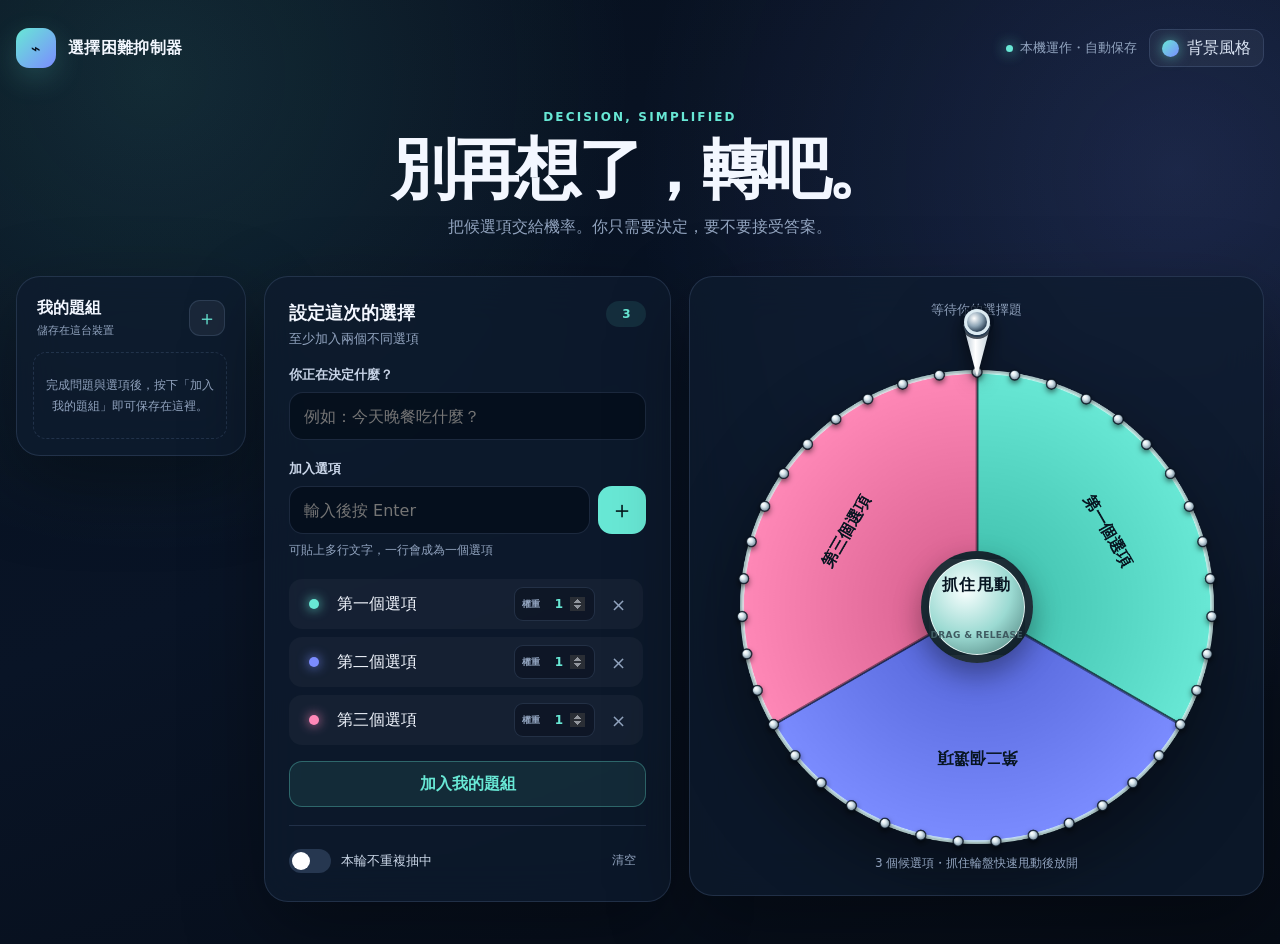
<file: index1.html>
<!doctype html>
<html lang="zh-Hant">
<head>
  <meta charset="utf-8">
  <meta name="viewport" content="width=device-width, initial-scale=1">
  <meta name="theme-color" content="#08111f">
  <title>選擇困難抑制器</title>
  <style>
    :root {
      color-scheme: dark;
      --bg: #07101e;
      --panel: rgba(14, 27, 47, .74);
      --panel-strong: #101f35;
      --line: rgba(166, 199, 255, .14);
      --text: #f3f7ff;
      --muted: #92a4bf;
      --accent: #68e8d5;
      --accent-2: #7b8cff;
      --danger: #ff7692;
      --radius: 24px;
      --shadow: 0 28px 80px rgba(0, 0, 0, .35);
      --scene: radial-gradient(circle at 12% 8%, rgba(104,232,213,.12), transparent 30rem), radial-gradient(circle at 92% 18%, rgba(123,140,255,.16), transparent 34rem), linear-gradient(160deg,#07101e 0%,#091426 48%,#060c16 100%);
      --grid-opacity: .18;
    }
    html[data-style="aurora"] { --bg:#071610; --panel:rgba(10,35,31,.76); --panel-strong:#102d29; --line:rgba(166,255,220,.15); --accent:#79f2b8; --accent-2:#a877ff; --scene:radial-gradient(ellipse at 18% 2%,rgba(83,255,187,.24),transparent 38rem),radial-gradient(ellipse at 83% 10%,rgba(168,119,255,.24),transparent 38rem),linear-gradient(155deg,#061510,#0b1d22 52%,#100c20); }
    html[data-style="neon"] { --bg:#10091c; --panel:rgba(25,12,42,.78); --panel-strong:#25133c; --line:rgba(255,125,224,.17); --accent:#48f4ff; --accent-2:#ff58ca; --scene:linear-gradient(115deg,transparent 45%,rgba(255,55,196,.08) 45.5%,transparent 46%),radial-gradient(circle at 82% 16%,rgba(255,44,191,.28),transparent 28rem),radial-gradient(circle at 12% 72%,rgba(29,218,255,.2),transparent 34rem),linear-gradient(155deg,#080611,#170a26 48%,#070e1c); }
    html[data-style="ember"] { --bg:#1a0e0b; --panel:rgba(45,23,19,.76); --panel-strong:#382019; --line:rgba(255,192,126,.16); --accent:#ffcb72; --accent-2:#ff7468; --scene:radial-gradient(circle at 14% 8%,rgba(255,181,79,.22),transparent 31rem),radial-gradient(circle at 90% 34%,rgba(255,79,94,.18),transparent 36rem),linear-gradient(150deg,#190d09,#25120f 48%,#0c0a11); }
    html[data-style="ocean"] { --bg:#04131b; --panel:rgba(6,34,48,.76); --panel-strong:#0b2a3a; --line:rgba(114,220,255,.16); --accent:#56e6ff; --accent-2:#4c8fff; --scene:radial-gradient(ellipse at 50% -8%,rgba(61,211,255,.23),transparent 38rem),radial-gradient(circle at 6% 75%,rgba(37,113,255,.18),transparent 32rem),linear-gradient(175deg,#041721,#07121e 54%,#030a12); }
    html[data-style="mono"] { --bg:#0c0e12; --panel:rgba(28,30,36,.78); --panel-strong:#24272e; --line:rgba(255,255,255,.12); --accent:#e8edf5; --accent-2:#8994a6; --scene:radial-gradient(circle at 50% 0,rgba(255,255,255,.1),transparent 33rem),linear-gradient(145deg,#0d0f13,#16191f 48%,#08090c); --grid-opacity:.1; }
    * { box-sizing: border-box; }
    html { min-width: 320px; background: var(--bg); }
    body {
      margin: 0;
      min-height: 100vh;
      color: var(--text);
      font-family: Inter, "Noto Sans TC", "Microsoft JhengHei", system-ui, sans-serif;
      background: var(--scene);
      transition: background .45s ease;
      overflow-x: hidden;
    }
    body::before {
      content: "";
      position: fixed;
      inset: 0;
      pointer-events: none;
      opacity: var(--grid-opacity);
      background-image: linear-gradient(rgba(255,255,255,.025) 1px, transparent 1px), linear-gradient(90deg, rgba(255,255,255,.025) 1px, transparent 1px);
      background-size: 38px 38px;
      mask-image: linear-gradient(to bottom, black, transparent 80%);
    }
    button, input, textarea { font: inherit; }
    button { color: inherit; }
    .app { width: min(1380px, calc(100% - 32px)); margin: 0 auto; padding: 28px 0 42px; position: relative; }
    header { display: flex; align-items: center; justify-content: space-between; gap: 16px; margin-bottom: 28px; }
    .brand { display: flex; align-items: center; gap: 12px; font-weight: 800; letter-spacing: .02em; }
    .brand-mark { width: 40px; height: 40px; border-radius: 13px; display: grid; place-items: center; background: linear-gradient(135deg, var(--accent), var(--accent-2)); box-shadow: 0 10px 30px rgba(104,232,213,.2); color: #06111d; }
    .privacy { display: flex; align-items: center; gap: 7px; color: var(--muted); font-size: 13px; }
    .privacy::before { content: ""; width: 7px; height: 7px; border-radius: 50%; background: var(--accent); box-shadow: 0 0 14px var(--accent); }
    .header-actions { display:flex; align-items:center; gap:12px; }
    .style-control { position:relative; z-index:12; }
    .style-toggle { height:38px; display:flex; align-items:center; gap:8px; padding:0 12px; border:1px solid var(--line); border-radius:12px; background:rgba(255,255,255,.05); color:#dce6f5; cursor:pointer; }
    .style-toggle:hover { background:rgba(255,255,255,.09); }
    .style-orb { width:17px; height:17px; border-radius:50%; background:linear-gradient(135deg,var(--accent),var(--accent-2)); box-shadow:0 0 13px color-mix(in srgb,var(--accent) 55%,transparent); }
    .style-picker { position:absolute; right:0; top:48px; width:330px; padding:14px; border:1px solid var(--line); border-radius:18px; background:rgba(8,17,31,.96); box-shadow:0 24px 70px rgba(0,0,0,.55); backdrop-filter:blur(24px); }
    .style-picker[hidden] { display:none; }
    .style-picker-head { display:flex; justify-content:space-between; align-items:center; margin:0 2px 11px; }
    .style-picker-head strong { font-size:13px; }
    .style-picker-head span { color:var(--muted); font-size:10px; }
    .style-grid { display:grid; grid-template-columns:1fr 1fr; gap:8px; }
    .style-option { display:grid; grid-template-columns:42px 1fr; align-items:center; gap:9px; min-width:0; padding:7px; border:1px solid transparent; border-radius:12px; background:rgba(255,255,255,.035); color:#dce6f5; cursor:pointer; text-align:left; }
    .style-option:hover { background:rgba(255,255,255,.075); }
    .style-option.active { border-color:var(--accent); background:rgba(255,255,255,.08); }
    .style-preview { width:42px; height:34px; border-radius:9px; box-shadow:inset 0 0 0 1px rgba(255,255,255,.16); }
    .style-preview.deep { background:radial-gradient(circle at 20% 20%,#3ddbc4,transparent 42%),linear-gradient(135deg,#07101e,#26366d); }
    .style-preview.aurora { background:radial-gradient(circle at 20% 10%,#68f0aa,transparent 45%),linear-gradient(135deg,#071610,#6e45a7); }
    .style-preview.neon { background:radial-gradient(circle at 80% 20%,#ff43c5,transparent 45%),linear-gradient(135deg,#0c0714,#076b82); }
    .style-preview.ember { background:radial-gradient(circle at 18% 15%,#ffc35e,transparent 45%),linear-gradient(135deg,#180c09,#9a2938); }
    .style-preview.ocean { background:radial-gradient(circle at 50% 0,#45daf2,transparent 45%),linear-gradient(150deg,#03131c,#173a86); }
    .style-preview.mono { background:radial-gradient(circle at 50% 0,#8b9099,transparent 45%),linear-gradient(145deg,#08090b,#31353d); }
    .style-name { overflow:hidden; white-space:nowrap; text-overflow:ellipsis; font-size:11px; font-weight:750; }
    .hero { max-width: 760px; margin: 42px auto 34px; text-align: center; }
    .eyebrow { color: var(--accent); font-size: 12px; font-weight: 800; letter-spacing: .18em; text-transform: uppercase; }
    h1 { margin: 12px 0 10px; font-size: clamp(36px, 6vw, 66px); line-height: 1.02; letter-spacing: -.055em; }
    .hero p { margin: 0; color: var(--muted); font-size: 16px; line-height: 1.8; }
    .grid { display: grid; grid-template-columns: 230px minmax(300px, .78fr) minmax(430px, 1.1fr); gap: 18px; align-items: start; }
    .panel { min-width: 0; border: 1px solid var(--line); border-radius: var(--radius); background: var(--panel); box-shadow: var(--shadow); backdrop-filter: blur(20px); }
    .setup { padding: 24px; }
    .presets { padding: 16px; position: sticky; top: 20px; max-height: calc(100vh - 40px); display: flex; flex-direction: column; }
    .presets-head { display: flex; justify-content: space-between; align-items: center; gap: 10px; padding: 5px 4px 14px; }
    .presets-head h2 { margin: 0; font-size: 16px; }
    .presets-head p { margin: 4px 0 0; color: var(--muted); font-size: 11px; }
    .new-preset { width: 36px; height: 36px; flex: none; border: 1px solid var(--line); border-radius: 11px; background: rgba(255,255,255,.055); color: var(--accent); cursor: pointer; font-size: 20px; }
    .preset-list { min-width: 0; max-width: 100%; display: grid; gap: 8px; overflow: auto; padding-right: 2px; }
    .preset-card { display: grid; grid-template-columns: 1fr 30px; align-items: center; gap: 3px; border: 1px solid transparent; border-radius: 14px; background: rgba(255,255,255,.035); transition: .18s; }
    .preset-card:hover { background: rgba(255,255,255,.06); }
    .preset-card.active { border-color: rgba(104,232,213,.42); background: linear-gradient(120deg,rgba(104,232,213,.12),rgba(123,140,255,.08)); }
    .preset-main { min-width: 0; padding: 12px 4px 12px 12px; text-align: left; border: 0; background: transparent; color: inherit; cursor: pointer; }
    .preset-name { display: block; overflow: hidden; text-overflow: ellipsis; white-space: nowrap; font-size: 13px; font-weight: 800; }
    .preset-meta { display: block; margin-top: 4px; color: var(--muted); font-size: 10px; }
    .delete-preset { width: 28px; height: 28px; border: 0; border-radius: 8px; background: transparent; color: #667b97; cursor: pointer; font-size: 16px; }
    .delete-preset:hover { color: var(--danger); background: rgba(255,118,146,.1); }
    .preset-empty { padding: 22px 10px; border: 1px dashed var(--line); border-radius: 13px; color: var(--muted); font-size: 12px; line-height: 1.7; text-align: center; }
    .save-preset { width: 100%; min-height: 46px; margin-top: 16px; border: 1px solid rgba(104,232,213,.32); border-radius: 13px; background: rgba(104,232,213,.09); color: var(--accent); font-weight: 800; cursor: pointer; }
    .save-preset.saved { color: #b8c7d9; border-color: var(--line); background: rgba(255,255,255,.035); }
    .panel-head { display: flex; justify-content: space-between; gap: 16px; align-items: flex-start; margin-bottom: 18px; }
    .panel-head h2 { font-size: 18px; margin: 0 0 5px; }
    .panel-head p { margin: 0; color: var(--muted); font-size: 13px; }
    .count { min-width: 40px; height: 26px; border-radius: 999px; display: grid; place-items: center; background: rgba(104,232,213,.1); color: var(--accent); font-weight: 800; font-size: 12px; }
    label.field-label { display: block; margin: 0 0 8px; color: #c8d4e7; font-size: 13px; font-weight: 700; }
    .text-input, textarea {
      width: 100%; border: 1px solid var(--line); border-radius: 14px; background: rgba(4, 12, 24, .65); color: var(--text); outline: none; transition: .2s; resize: vertical;
    }
    .text-input { height: 48px; padding: 0 14px; }
    textarea { min-height: 96px; padding: 13px 14px; line-height: 1.6; }
    .text-input:focus, textarea:focus { border-color: rgba(104,232,213,.65); box-shadow: 0 0 0 4px rgba(104,232,213,.08); }
    .field { margin-bottom: 20px; }
    .add-row { display: grid; grid-template-columns: 1fr auto; gap: 8px; }
    .icon-btn, .secondary, .primary, .ghost { border: 0; cursor: pointer; transition: transform .18s, background .18s, opacity .18s, border-color .18s; }
    .icon-btn:hover, .secondary:hover, .primary:hover, .ghost:hover { transform: translateY(-1px); }
    .icon-btn { width: 48px; height: 48px; border-radius: 14px; background: var(--accent); color: #04151a; font-size: 24px; font-weight: 500; }
    .hint { color: var(--muted); font-size: 12px; margin: 8px 0 0; }
    .options { display: grid; gap: 8px; max-height: 278px; overflow: auto; padding-right: 3px; }
    .option { display: grid; grid-template-columns: 28px minmax(0,1fr) auto 34px; gap: 7px; align-items: center; min-height: 50px; padding: 6px 6px 6px 10px; border: 1px solid transparent; border-radius: 13px; background: rgba(255,255,255,.035); }
    .option.used { opacity: .42; }
    .dot { width: 10px; height: 10px; border-radius: 50%; justify-self: center; box-shadow: 0 0 12px currentColor; }
    .option input { width: 100%; color: var(--text); background: transparent; border: 0; outline: 0; min-width: 0; }
    .weight-control { height:34px; display:flex; align-items:center; gap:5px; padding:0 7px; border:1px solid var(--line); border-radius:9px; background:rgba(3,10,20,.36); color:var(--muted); }
    .weight-control span { font-size:9px; font-weight:700; }
    .weight-control input { width:42px; text-align:center; color:var(--accent); font-size:12px; font-weight:850; appearance:textfield; }
    .weight-control input::-webkit-inner-spin-button, .weight-control input::-webkit-outer-spin-button { margin:0; opacity:.55; }
    .remove { width: 32px; height: 32px; border: 0; border-radius: 9px; background: transparent; color: var(--muted); cursor: pointer; font-size: 18px; }
    .remove:hover { color: var(--danger); background: rgba(255,118,146,.1); }
    .empty { padding: 24px 14px; border: 1px dashed var(--line); border-radius: 14px; color: var(--muted); text-align: center; font-size: 13px; }
    .settings { border-top: 1px solid var(--line); margin-top: 18px; padding-top: 18px; display: flex; justify-content: space-between; align-items: center; gap: 10px; }
    .switch-label { display: flex; gap: 10px; align-items: center; cursor: pointer; font-size: 13px; color: #cbd7e8; }
    .switch-label input { position: absolute; opacity: 0; }
    .switch { width: 42px; height: 24px; border-radius: 999px; padding: 3px; background: #263750; transition: .2s; }
    .switch::after { content: ""; display: block; width: 18px; height: 18px; border-radius: 50%; background: white; transition: .2s; }
    .switch-label input:checked + .switch { background: var(--accent); }
    .switch-label input:checked + .switch::after { transform: translateX(18px); background: #07131c; }
    .ghost { padding: 8px 10px; border-radius: 10px; background: transparent; color: var(--muted); font-size: 12px; }
    .ghost:hover { background: rgba(255,255,255,.06); color: var(--text); }
    .wheel-panel { padding: 24px; min-height: 620px; display: grid; place-items: center; position: sticky; top: 20px; overflow: hidden; }
    .topic { position: absolute; top: 24px; left: 24px; right: 24px; text-align: center; color: var(--muted); font-size: 13px; white-space: nowrap; overflow: hidden; text-overflow: ellipsis; }
    .topic strong { color: var(--text); font-weight: 700; }
    .wheel-wrap { width: min(500px, 100%); aspect-ratio: 1; position: relative; margin-top: 42px; filter: drop-shadow(0 28px 38px rgba(0,0,0,.4)); cursor: grab; touch-action: none; user-select: none; }
    .wheel-wrap.dragging { cursor: grabbing; filter: drop-shadow(0 34px 44px rgba(0,0,0,.5)); }
    .wheel-wrap.disabled { cursor: not-allowed; opacity: .58; }
    canvas { width: 100%; height: 100%; display: block; }
    .pointer { --pointer-angle: 0deg; position: absolute; z-index: 4; left: 50%; top: calc(4% - 68px); transform: translateX(-50%) rotate(var(--pointer-angle)); transform-origin: 50% 10px; width: 46px; height: 68px; filter: drop-shadow(0 8px 9px rgba(0,0,0,.55)); will-change: transform; pointer-events: none; }
    .pointer::before { content: ""; position: absolute; left: 8px; right: 8px; top: 11px; bottom: 0; background: linear-gradient(90deg, #a9bbc9, #ffffff 45%, #b8c9d4); clip-path: polygon(50% 100%, 4% 8%, 96% 8%); border-radius: 9px; }
    .pointer::after { content: ""; position: absolute; left: 50%; top: 0; width: 20px; height: 20px; transform: translateX(-50%); border-radius: 50%; background: radial-gradient(circle at 36% 32%, #fff, #8ea5b6 42%, #33485c 72%); border: 3px solid #dcebf2; box-shadow: 0 2px 0 #263b50, 0 0 0 4px rgba(7,17,30,.7); }
    .hub { position: absolute; z-index: 2; inset: 50% auto auto 50%; transform: translate(-50%, -50%); width: 112px; height: 112px; border-radius: 50%; border: 8px solid rgba(4,13,24,.84); background: radial-gradient(circle at 38% 32%, #faffff, #9bdad2 52%, #43736f 100%); color: #071522; box-shadow: 0 12px 28px rgba(0,0,0,.35), inset 0 0 0 1px rgba(255,255,255,.8); display: grid; place-items: center; text-align: center; font-weight: 900; letter-spacing: .1em; pointer-events: none; }
    .hub small { display: block; margin-top: 3px; font-size: 9px; letter-spacing: .04em; color: #3f5b61; }
    body.spinning .setup { pointer-events: none; opacity: .68; }
    .wheel-help { position: absolute; bottom: 23px; color: var(--muted); font-size: 12px; }
    .history-panel { margin-top: 20px; padding: 20px 24px; }
    .history-head { display: flex; justify-content: space-between; align-items: center; gap: 12px; }
    .history-head h2 { margin: 0; font-size: 16px; }
    .history-list { display: flex; flex-wrap: wrap; gap: 8px; margin-top: 14px; }
    .history-item { display: flex; align-items: center; gap: 8px; padding: 8px 11px; border-radius: 999px; background: rgba(255,255,255,.045); color: #d6e1ef; font-size: 12px; }
    .history-item time { color: var(--muted); }
    .result-backdrop { position: fixed; z-index: 20; inset: 0; display: grid; place-items: center; padding: 20px; background: rgba(1,6,13,.72); backdrop-filter: blur(16px); opacity: 0; visibility: hidden; transition: .25s; }
    .result-backdrop.show { opacity: 1; visibility: visible; }
    .result-card { width: min(460px, 100%); padding: 34px; border: 1px solid rgba(104,232,213,.26); border-radius: 28px; text-align: center; background: linear-gradient(160deg, #142842, #0a1728); box-shadow: 0 30px 90px rgba(0,0,0,.6); transform: translateY(16px) scale(.96); transition: .3s; }
    .show .result-card { transform: none; }
    .result-icon { width: 58px; height: 58px; margin: 0 auto 18px; display: grid; place-items: center; border-radius: 18px; background: rgba(104,232,213,.12); color: var(--accent); font-size: 28px; }
    .result-card p { margin: 0 0 8px; color: var(--muted); font-size: 13px; }
    .result-card h2 { margin: 0; font-size: clamp(28px, 7vw, 44px); line-height: 1.2; overflow-wrap: anywhere; }
    .result-actions { display: grid; grid-template-columns: 1fr 1.3fr; gap: 10px; margin-top: 28px; }
    .secondary, .primary { min-height: 48px; border-radius: 14px; font-weight: 800; }
    .secondary { background: rgba(255,255,255,.07); border: 1px solid var(--line); }
    .primary { background: linear-gradient(135deg, var(--accent), #8cf0ba); color: #06151a; }
    .toast { position: fixed; z-index: 30; left: 50%; bottom: 28px; transform: translate(-50%, 16px); padding: 11px 16px; border-radius: 12px; background: #eefdfb; color: #0a1b26; font-size: 13px; font-weight: 700; box-shadow: 0 15px 40px rgba(0,0,0,.35); opacity: 0; pointer-events: none; transition: .2s; }
    .toast.show { opacity: 1; transform: translate(-50%, 0); }
    .confetti { position: fixed; z-index: 25; width: 8px; height: 13px; border-radius: 2px; pointer-events: none; animation: fall 1.8s ease-in forwards; }
    @keyframes fall { to { transform: translate(var(--drift), 105vh) rotate(720deg); opacity: .2; } }
    @media (max-width: 1120px) {
      .app { width: min(100% - 24px, 900px); }
      .grid { grid-template-columns: minmax(300px,.85fr) minmax(430px,1.15fr); }
      .presets { grid-column: 1 / -1; position: static; max-height: none; }
      .preset-list { display: flex; overflow-x: auto; padding-bottom: 2px; }
      .preset-card { min-width: 190px; max-width: 240px; }
      .preset-empty { width: 100%; }
    }
    @media (max-width: 860px) {
      .app { width: min(100% - 20px, 640px); padding-top: 18px; }
      header { margin-bottom: 10px; }
      .hero { margin: 30px auto 24px; }
      .grid { grid-template-columns: 1fr; }
      .presets { grid-column: auto; }
      .wheel-panel { min-height: auto; padding: 54px 18px 52px; position: relative; top: auto; }
      .wheel-wrap { max-width: 480px; }
    }
    @media (max-width: 480px) {
      .privacy span { display: none; }
      .style-toggle > span:last-child { display:none; }
      .style-toggle { width:38px; padding:0; justify-content:center; }
      .style-picker { position:fixed; top:72px; left:10px; right:10px; width:auto; }
      .hero p { font-size: 14px; }
      .setup { padding: 18px; }
      .wheel-panel { padding-inline: 8px; }
      .hub { width: 88px; height: 88px; border-width: 6px; font-size: 12px; }
      .option { grid-template-columns:20px minmax(0,1fr) auto 30px; gap:5px; padding-left:6px; }
      .weight-control { padding:0 4px; }
      .weight-control span { display:none; }
      .weight-control input { width:35px; }
      .result-actions { grid-template-columns: 1fr; }
      .settings { align-items: flex-start; }
    }
    @media (prefers-reduced-motion: reduce) {
      *, *::before, *::after { scroll-behavior: auto !important; animation-duration: .01ms !important; animation-iteration-count: 1 !important; transition-duration: .01ms !important; }
    }
  </style>
</head>
<body>
  <main class="app">
    <header>
      <div class="brand"><span class="brand-mark" aria-hidden="true">⌁</span><span>選擇困難抑制器</span></div>
      <div class="header-actions">
        <div class="privacy"><span>本機運作・自動保存</span></div>
        <div class="style-control">
          <button class="style-toggle" id="styleToggle" type="button" aria-label="背景風格" aria-expanded="false" aria-controls="stylePicker"><span class="style-orb" aria-hidden="true"></span><span>背景風格</span></button>
          <div class="style-picker" id="stylePicker" hidden>
            <div class="style-picker-head"><strong>選擇背景風格</strong><span>自動保存</span></div>
            <div class="style-grid">
              <button class="style-option" data-style="deep" type="button"><span class="style-preview deep"></span><span class="style-name">深海科技</span></button>
              <button class="style-option" data-style="aurora" type="button"><span class="style-preview aurora"></span><span class="style-name">極光幻境</span></button>
              <button class="style-option" data-style="neon" type="button"><span class="style-preview neon"></span><span class="style-name">霓虹夜城</span></button>
              <button class="style-option" data-style="ember" type="button"><span class="style-preview ember"></span><span class="style-name">餘燼夕陽</span></button>
              <button class="style-option" data-style="ocean" type="button"><span class="style-preview ocean"></span><span class="style-name">深藍海域</span></button>
              <button class="style-option" data-style="mono" type="button"><span class="style-preview mono"></span><span class="style-name">極簡黑白</span></button>
            </div>
          </div>
        </div>
      </div>
    </header>

    <section class="hero">
      <div class="eyebrow">DECISION, SIMPLIFIED</div>
      <h1>別再想了，轉吧。</h1>
      <p>把候選項交給機率。你只需要決定，要不要接受答案。</p>
    </section>

    <section class="grid">
      <aside class="panel presets" aria-label="我的題組">
        <div class="presets-head">
          <div><h2>我的題組</h2><p>儲存在這台裝置</p></div>
          <button class="new-preset" id="newPreset" type="button" aria-label="建立新題組">＋</button>
        </div>
        <div class="preset-list" id="presetList"></div>
      </aside>

      <div class="panel setup">
        <div class="panel-head">
          <div><h2>設定這次的選擇</h2><p>至少加入兩個不同選項</p></div>
          <span class="count" id="optionCount">0</span>
        </div>

        <div class="field">
          <label class="field-label" for="topicInput">你正在決定什麼？</label>
          <input class="text-input" id="topicInput" maxlength="80" placeholder="例如：今天晚餐吃什麼？" autocomplete="off">
        </div>

        <div class="field">
          <label class="field-label" for="optionInput">加入選項</label>
          <div class="add-row">
            <input class="text-input" id="optionInput" maxlength="60" placeholder="輸入後按 Enter" autocomplete="off">
            <button class="icon-btn" id="addButton" type="button" aria-label="加入選項">＋</button>
          </div>
          <p class="hint">可貼上多行文字，一行會成為一個選項</p>
        </div>

        <div class="options" id="optionList" aria-live="polite"></div>

        <button class="save-preset" id="savePreset" type="button">加入我的題組</button>

        <div class="settings">
          <label class="switch-label">
            <input id="noRepeat" type="checkbox">
            <span class="switch" aria-hidden="true"></span>
            <span>本輪不重複抽中</span>
          </label>
          <button class="ghost" id="resetUsed" type="button" hidden>恢復全部</button>
          <button class="ghost" id="clearAll" type="button">清空</button>
        </div>
      </div>

      <div class="panel wheel-panel">
        <div class="topic" id="topicDisplay">等待你的選擇題</div>
        <div class="wheel-wrap disabled" id="wheelWrap" role="application" tabindex="0" aria-label="拖曳選項輪盤後放開以轉動">
          <div class="pointer" id="pointer" aria-hidden="true"></div>
          <canvas id="wheel" width="900" height="900" aria-label="選項輪盤"></canvas>
          <div class="hub" aria-hidden="true">抓住甩動<small>DRAG & RELEASE</small></div>
        </div>
        <div class="wheel-help" id="wheelHelp">加入至少 2 個選項即可開始</div>
      </div>
    </section>

    <section class="panel history-panel" id="historyPanel" hidden>
      <div class="history-head"><h2>最近結果</h2><button class="ghost" id="clearHistory" type="button">清除紀錄</button></div>
      <div class="history-list" id="historyList"></div>
    </section>
  </main>

  <div class="result-backdrop" id="resultModal" role="dialog" aria-modal="true" aria-labelledby="resultTitle">
    <div class="result-card">
      <div class="result-icon" aria-hidden="true">✦</div>
      <p id="resultTopic">命運替你選了</p>
      <h2 id="resultTitle"></h2>
      <div class="result-actions">
        <button class="secondary" id="closeResult" type="button">接受結果</button>
        <button class="primary" id="spinAgain" type="button">不接受，再甩一次</button>
      </div>
    </div>
  </div>
  <div class="toast" id="toast" role="status"></div>

  <script>
    (() => {
      'use strict';
      const COLORS = ['#68e8d5','#7b8cff','#ff88b7','#ffbd69','#69b8ff','#9fe870','#cf8cff','#ff7d72','#48d7ff','#ffd85c'];
      const DEFAULTS = ['第一個選項', '第二個選項', '第三個選項'];
      const STYLES = ['deep','aurora','neon','ember','ocean','mono'];
      const PEG_COUNT = 40;
      const PEG_STEP = Math.PI * 2 / PEG_COUNT;
      const $ = id => document.getElementById(id);
      const els = {
        topic: $('topicInput'), option: $('optionInput'), add: $('addButton'), list: $('optionList'), count: $('optionCount'),
        noRepeat: $('noRepeat'), resetUsed: $('resetUsed'), clearAll: $('clearAll'), canvas: $('wheel'), wheelWrap: $('wheelWrap'), pointer: $('pointer'),
        help: $('wheelHelp'), topicDisplay: $('topicDisplay'), modal: $('resultModal'), resultTitle: $('resultTitle'),
        resultTopic: $('resultTopic'), closeResult: $('closeResult'), spinAgain: $('spinAgain'), toast: $('toast'),
        historyPanel: $('historyPanel'), historyList: $('historyList'), clearHistory: $('clearHistory'),
        presetList: $('presetList'), newPreset: $('newPreset'), savePreset: $('savePreset'),
        styleToggle: $('styleToggle'), stylePicker: $('stylePicker')
      };
      const ctx = els.canvas.getContext('2d');
      let state = load();
      let rotation = 0;
      let spinning = false;
      let animationId = 0;
      let toastTimer = 0;
      let dragging = false;
      let dragMoved = false;
      let lastDragAngle = 0;
      let lastDragTime = 0;
      let angularVelocity = 0;
      let releasePower = 0;
      let pointerDeflection = 0;
      let pointerSpringVelocity = 0;

      function uid() { return `${Date.now().toString(36)}${Math.random().toString(36).slice(2,7)}`; }
      function normalizeWeight(value) { const number=Math.floor(Number(value)); return Number.isFinite(number) && number>0 ? Math.min(number,9999) : 1; }
      function normalizeOption(option) {
        if (typeof option === 'string') return {id:uid(),text:option,weight:1,used:false};
        return {id:option.id||uid(),text:String(option.text||''),weight:normalizeWeight(option.weight),used:!!option.used};
      }
      function normalizePreset(preset) {
        return {...preset,id:preset.id||uid(),topic:String(preset.topic||''),options:(Array.isArray(preset.options)?preset.options:[]).map(option=>typeof option==='string'?{text:option,weight:1}:{text:String(option.text||''),weight:normalizeWeight(option.weight)})};
      }
      function fresh() { return { topic: '', options: DEFAULTS.map(text => ({ id: uid(), text, weight: 1, used: false })), noRepeat: false, history: [], presets: [], activePresetId: null, style: 'deep' }; }
      function load() {
        try {
          const value = JSON.parse(localStorage.getItem('choice-decider-v1'));
          if (value && Array.isArray(value.options)) return {
            topic: value.topic || '', options: value.options.map(normalizeOption), noRepeat: !!value.noRepeat,
            history: Array.isArray(value.history) ? value.history.slice(0, 12) : [],
            presets: Array.isArray(value.presets) ? value.presets.map(normalizePreset) : [],
            activePresetId: value.activePresetId || null,
            style: STYLES.includes(value.style) ? value.style : 'deep'
          };
        } catch (_) {}
        return fresh();
      }
      function syncActivePreset() {
        if (!state.activePresetId) return;
        const preset = state.presets.find(item => item.id === state.activePresetId);
        if (!preset) { state.activePresetId = null; return; }
        preset.topic = state.topic.replace(/\s+/g,' ').trim().slice(0,80);
        preset.options = state.options.map(option => ({text:cleanText(option.text),weight:normalizeWeight(option.weight)})).filter(option=>option.text);
        preset.updatedAt = Date.now();
      }
      function save() { syncActivePreset(); localStorage.setItem('choice-decider-v1', JSON.stringify(state)); renderPresets(); }
      function cleanText(value) { return value.replace(/\s+/g, ' ').trim().slice(0, 60); }
      function activeOptions() { return state.options.filter(o => o.text.trim() && (!state.noRepeat || !o.used)); }
      function distinctCount(options = activeOptions()) { return new Set(options.map(o => o.text.trim().toLocaleLowerCase())).size; }
      function applyStyle(name, persist = false) {
        const next = STYLES.includes(name) ? name : 'deep';
        state.style = next; document.documentElement.dataset.style = next;
        document.querySelectorAll('.style-option').forEach(button => button.classList.toggle('active', button.dataset.style === next));
        if (persist) { save(); showToast(`已套用「${buttonStyleName(next)}」`); }
      }
      function buttonStyleName(name) {
        return ({deep:'深海科技',aurora:'極光幻境',neon:'霓虹夜城',ember:'餘燼夕陽',ocean:'深藍海域',mono:'極簡黑白'})[name];
      }
      function closeStylePicker() { els.stylePicker.hidden = true; els.styleToggle.setAttribute('aria-expanded','false'); }

      function render() {
        els.topic.value = state.topic;
        els.noRepeat.checked = state.noRepeat;
        els.count.textContent = state.options.length;
        els.topicDisplay.innerHTML = state.topic ? `正在決定：<strong>${escapeHtml(state.topic)}</strong>` : '等待你的選擇題';
        els.list.innerHTML = '';
        if (!state.options.length) {
          els.list.innerHTML = '<div class="empty">還沒有選項，先把腦中的候選答案放進來。</div>';
        } else {
          state.options.forEach((option, index) => {
            const row = document.createElement('div');
            row.className = `option${option.used ? ' used' : ''}`;
            row.innerHTML = `<span class="dot" style="color:${COLORS[index % COLORS.length]};background:currentColor"></span><input class="option-text" aria-label="選項 ${index + 1}" maxlength="60"><label class="weight-control"><span>權重</span><input class="weight-input" type="number" min="1" max="9999" step="1" inputmode="numeric" aria-label="選項 ${index + 1} 權重"></label><button class="remove" type="button" aria-label="刪除 ${escapeHtml(option.text)}">×</button>`;
            const input = row.querySelector('.option-text');
            input.value = option.text;
            input.addEventListener('input', e => { option.text = e.target.value; save(); draw(); updateAvailability(); });
            input.addEventListener('blur', e => { option.text = cleanText(e.target.value); render(); save(); });
            const weightInput=row.querySelector('.weight-input');
            weightInput.value=normalizeWeight(option.weight);
            weightInput.addEventListener('keydown',e=>{if(['e','E','+','-','.',','].includes(e.key))e.preventDefault();});
            weightInput.addEventListener('input',e=>{
              if(e.target.value==='') return;
              option.weight=normalizeWeight(e.target.value); e.target.value=option.weight;
              save(); draw();
            });
            weightInput.addEventListener('blur',e=>{option.weight=normalizeWeight(e.target.value);e.target.value=option.weight;save();draw();});
            row.querySelector('.remove').addEventListener('click', () => removeOption(option.id));
            els.list.appendChild(row);
          });
        }
        const usedCount = state.options.filter(o => o.used).length;
        els.resetUsed.hidden = !state.noRepeat || usedCount === 0;
        els.clearAll.hidden = state.options.length === 0;
        els.savePreset.textContent = state.activePresetId ? '已加入題組・變更自動儲存' : '加入我的題組';
        els.savePreset.classList.toggle('saved', !!state.activePresetId);
        renderPresets();
        renderHistory();
        updateAvailability();
        draw();
      }

      function addOptions(raw) {
        const values = raw.split(/\r?\n/).map(cleanText).filter(Boolean);
        if (!values.length) return;
        const existing = new Set(state.options.map(o => o.text.toLocaleLowerCase()));
        let added = 0;
        for (const text of values) {
          if (!existing.has(text.toLocaleLowerCase())) {
            state.options.push({ id: uid(), text, weight: 1, used: false });
            existing.add(text.toLocaleLowerCase());
            added++;
          }
        }
        els.option.value = '';
        if (!added) showToast('相同的選項已經存在');
        else if (values.length > 1) showToast(`已加入 ${added} 個選項`);
        save(); render();
      }
      function removeOption(id) { state.options = state.options.filter(o => o.id !== id); save(); render(); }
      function escapeHtml(text) { const div = document.createElement('div'); div.textContent = text; return div.innerHTML; }

      function renderPresets() {
        if (!els.presetList) return;
        if (!state.presets.length) {
          els.presetList.innerHTML = '<div class="preset-empty">完成問題與選項後，按下「加入我的題組」即可保存在這裡。</div>';
          return;
        }
        els.presetList.innerHTML = '';
        state.presets.forEach(preset => {
          const card = document.createElement('div');
          card.className = `preset-card${preset.id === state.activePresetId ? ' active' : ''}`;
          card.innerHTML = `<button class="preset-main" type="button"><span class="preset-name">${escapeHtml(preset.topic || '未命名題組')}</span><span class="preset-meta">${preset.options.length} 個選項</span></button><button class="delete-preset" type="button" aria-label="刪除 ${escapeHtml(preset.topic || '未命名題組')}">×</button>`;
          card.querySelector('.preset-main').addEventListener('click', () => selectPreset(preset.id));
          card.querySelector('.delete-preset').addEventListener('click', () => deletePreset(preset.id));
          els.presetList.appendChild(card);
        });
      }
      function saveCurrentPreset() {
        if (state.activePresetId) { save(); showToast('這組題目已是自動儲存狀態'); return; }
        const topic = state.topic.replace(/\s+/g,' ').trim();
        const options = state.options.map(option => ({text:cleanText(option.text),weight:normalizeWeight(option.weight)})).filter(option=>option.text);
        if (!topic) { showToast('請先輸入要決定的問題'); els.topic.focus(); return; }
        if (distinctCount(state.options.filter(o=>o.text.trim())) < 2) { showToast('請先加入至少 2 個不同選項'); els.option.focus(); return; }
        const preset = { id: uid(), topic, options, updatedAt: Date.now() };
        state.presets.unshift(preset); state.activePresetId = preset.id;
        save(); render(); showToast('已加入我的題組，後續變更會自動儲存');
      }
      function selectPreset(id) {
        if (spinning || id === state.activePresetId) return;
        const preset = state.presets.find(item => item.id === id);
        if (!preset) return;
        state.activePresetId = id; state.topic = preset.topic;
        state.options = preset.options.map(option => ({id:uid(),text:option.text,weight:normalizeWeight(option.weight),used:false}));
        rotation = 0; save(); render(); showToast(`已切換至「${preset.topic}」`);
      }
      function newPreset() {
        if (spinning) return;
        const starter = !state.topic.trim() && state.options.map(o=>o.text).join('|') === DEFAULTS.join('|');
        const unsaved = !state.activePresetId && !starter && (state.topic.trim() || state.options.some(o=>o.text.trim()));
        if (unsaved && !confirm('目前內容尚未加入「我的題組」，仍要建立新題組嗎？')) return;
        state.activePresetId = null; state.topic = ''; state.options = []; rotation = 0;
        save(); render(); els.topic.focus();
      }
      function deletePreset(id) {
        const preset = state.presets.find(item => item.id === id);
        if (!preset || !confirm(`要從「我的題組」刪除「${preset.topic}」嗎？`)) return;
        state.presets = state.presets.filter(item => item.id !== id);
        if (state.activePresetId === id) state.activePresetId = null;
        save(); render(); showToast('題組已刪除，目前編輯內容仍保留');
      }

      function updateAvailability() {
        const active = activeOptions();
        const hasValidPool = state.noRepeat
          ? distinctCount(state.options.filter(o => o.text.trim())) >= 2 && active.length >= 1
          : distinctCount(active) >= 2;
        els.wheelWrap.classList.toggle('disabled', !hasValidPool || spinning);
        els.wheelWrap.setAttribute('aria-disabled', String(!hasValidPool || spinning));
        if (spinning) els.help.textContent = '指針正在與最後幾根隔針拉扯…';
        else if (state.noRepeat && active.length === 0 && state.options.length >= 2) els.help.textContent = '本輪已抽完，點「恢復全部」重新開始';
        else if ((!state.noRepeat && distinctCount(active) < 2) || (state.noRepeat && distinctCount(state.options.filter(o=>o.text.trim())) < 2)) els.help.textContent = '加入至少 2 個不同選項即可開始';
        else els.help.textContent = `${active.length} 個候選項・抓住輪盤快速甩動後放開`;
      }

      function draw() {
        const options = activeOptions();
        const { width: w, height: h } = els.canvas;
        const cx = w / 2, cy = h / 2, radius = w * .47;
        ctx.clearRect(0, 0, w, h);
        ctx.save(); ctx.translate(cx, cy);
        if (!options.length) {
          ctx.beginPath(); ctx.arc(0, 0, radius, 0, Math.PI * 2); ctx.fillStyle = '#14243a'; ctx.fill();
          ctx.strokeStyle = 'rgba(255,255,255,.09)'; ctx.lineWidth = 4; ctx.stroke();
          ctx.fillStyle = '#7387a4'; ctx.font = '600 27px Microsoft JhengHei, sans-serif'; ctx.textAlign = 'center'; ctx.fillText('等待選項', 0, -150);
          ctx.restore(); return;
        }
        const totalWeight = options.reduce((sum,option)=>sum+normalizeWeight(option.weight),0);
        let cursor = rotation - Math.PI/2;
        options.forEach((option, i) => {
          const segment = Math.PI*2*normalizeWeight(option.weight)/totalWeight;
          const start = cursor; cursor += segment;
          ctx.beginPath(); ctx.moveTo(0,0); ctx.arc(0,0,radius,start,start+segment); ctx.closePath();
          const grad = ctx.createRadialGradient(0,0,40,0,0,radius);
          grad.addColorStop(0, shade(COLORS[i % COLORS.length], -.16)); grad.addColorStop(1, COLORS[i % COLORS.length]);
          ctx.fillStyle = grad; ctx.fill(); ctx.strokeStyle = 'rgba(5,15,27,.46)'; ctx.lineWidth = 5; ctx.stroke();
          if(segment>.055){
            ctx.save(); ctx.rotate(start + segment / 2); ctx.translate(radius * .64, 0); ctx.rotate(Math.PI / 2);
            const maxChars = segment < .18 ? 5 : segment < .35 ? 8 : options.length > 6 ? 11 : 15;
            const text = option.text.length > maxChars ? option.text.slice(0, maxChars - 1) + '…' : option.text;
            const fontSize = segment < .15 ? 16 : segment < .3 ? 20 : options.length > 6 ? 24 : 29;
            const maxWidth=Math.max(40,Math.min(radius*.52,2*radius*.64*Math.sin(segment/2)*.84));
            ctx.fillStyle = '#071521'; ctx.font = `800 ${fontSize}px Microsoft JhengHei, sans-serif`;
            ctx.textAlign = 'center'; ctx.textBaseline = 'middle'; ctx.fillText(text, 0, normalizeWeight(option.weight)>1?-9:0, maxWidth);
            if(normalizeWeight(option.weight)>1 && segment>.13){ctx.font='800 15px Microsoft JhengHei, sans-serif';ctx.globalAlpha=.68;ctx.fillText(`權重 ×${normalizeWeight(option.weight)}`,0,18,maxWidth);}
            ctx.restore();
          }
        });
        ctx.beginPath(); ctx.arc(0,0,radius,0,Math.PI*2); ctx.strokeStyle = 'rgba(225,255,251,.75)'; ctx.lineWidth = 7; ctx.stroke();
        const pegAngles=pegAnglesFor(options);
        for (const pegAngle of pegAngles) {
          const angle = rotation + pegAngle - Math.PI / 2;
          const x = Math.cos(angle) * radius, y = Math.sin(angle) * radius;
          ctx.save();
          ctx.shadowColor = 'rgba(0,0,0,.65)'; ctx.shadowBlur = 12; ctx.shadowOffsetY = 5;
          ctx.beginPath(); ctx.arc(x, y, 9, 0, Math.PI * 2);
          const peg = ctx.createRadialGradient(x-3,y-4,1,x,y,10);
          peg.addColorStop(0,'#ffffff'); peg.addColorStop(.38,'#d7e6ed'); peg.addColorStop(1,'#607789');
          ctx.fillStyle = peg; ctx.fill();
          ctx.shadowColor = 'transparent'; ctx.strokeStyle = 'rgba(7,18,30,.8)'; ctx.lineWidth = 2.5; ctx.stroke();
          ctx.restore();
        }
        ctx.restore();
      }
      function shade(hex, amount) {
        const n = parseInt(hex.slice(1),16), clamp = v => Math.max(0,Math.min(255,v));
        const r = clamp((n>>16) + 255*amount), g = clamp(((n>>8)&255) + 255*amount), b = clamp((n&255) + 255*amount);
        return `rgb(${r},${g},${b})`;
      }
      function easeOutQuart(t) { return 1 - Math.pow(1 - t, 4); }
      function easeInOutCubic(t) { return t < .5 ? 4*t*t*t : 1-Math.pow(-2*t+2,3)/2; }
      function mod(value, divisor) { return ((value % divisor) + divisor) % divisor; }
      function normalizeAngle(angle) { return mod(angle + Math.PI, Math.PI * 2) - Math.PI; }
      function weightedIndexAtPointer(options) {
        const total=options.reduce((sum,option)=>sum+normalizeWeight(option.weight),0);
        const position=mod(-rotation,Math.PI*2); let cursor=0;
        for(let index=0;index<options.length;index++){
          cursor+=Math.PI*2*normalizeWeight(options[index].weight)/total;
          if(position<cursor || index===options.length-1) return index;
        }
        return 0;
      }
      function pegAnglesFor(options) {
        if(!options.length) return [];
        const total=options.reduce((sum,option)=>sum+normalizeWeight(option.weight),0);
        const angles=[]; let start=0;
        options.forEach(option=>{
          const segment=Math.PI*2*normalizeWeight(option.weight)/total;
          const intervals=Math.max(1,Math.round(segment/PEG_STEP));
          for(let index=0;index<intervals;index++) angles.push(mod(start+segment*index/intervals,Math.PI*2));
          start+=segment;
        });
        return angles.sort((a,b)=>a-b);
      }
      function nextPegRotation(options,direction) {
        const full=Math.PI*2, angles=pegAnglesFor(options);
        let best=direction>0?Infinity:-Infinity;
        angles.forEach(angle=>{
          const base=-angle;
          let candidate;
          if(direction>0){candidate=base+Math.ceil((rotation-base+1e-8)/full)*full;if(candidate<=rotation+1e-8)candidate+=full;best=Math.min(best,candidate);}
          else{candidate=base+Math.floor((rotation-base-1e-8)/full)*full;if(candidate>=rotation-1e-8)candidate-=full;best=Math.max(best,candidate);}
        });
        return best;
      }

      function hasValidPool() {
        const available = activeOptions();
        return state.noRepeat
          ? distinctCount(state.options.filter(o => o.text.trim())) >= 2 && available.length >= 1
          : distinctCount(available) >= 2;
      }
      function pointerAngle(event) {
        const rect = els.wheelWrap.getBoundingClientRect();
        return Math.atan2(event.clientY - (rect.top + rect.height/2), event.clientX - (rect.left + rect.width/2));
      }
      function setPointerAngle(degrees) { els.pointer.style.setProperty('--pointer-angle', `${Math.max(-34,Math.min(34,degrees))}deg`); }
      function updatePointerPhysics(direction, speed, dt = 16) {
        const force = Math.max(.32,Math.min(1,Math.abs(speed)/.014));
        const contactRange=PEG_STEP*.31;
        const positions=pegAnglesFor(activeOptions()).map(angle=>normalizeAngle(rotation+angle));
        let target=0;
        if(direction>0){
          const approaching=positions.filter(position=>position<=0).sort((a,b)=>b-a)[0];
          if(approaching!==undefined && approaching>=-contactRange){const p=1-Math.abs(approaching)/contactRange,smooth=p*p*(3-2*p);target=smooth*(13+16*force);}
        }else if(direction<0){
          const approaching=positions.filter(position=>position>=0).sort((a,b)=>a-b)[0];
          if(approaching!==undefined && approaching<=contactRange){const p=1-approaching/contactRange,smooth=p*p*(3-2*p);target=-smooth*(13+16*force);}
        }
        const step=Math.max(.25,Math.min(2,dt/16));
        pointerSpringVelocity+=(target-pointerDeflection)*.25*step;
        pointerSpringVelocity*=Math.pow(.6,step);
        pointerDeflection+=pointerSpringVelocity*step;
        setPointerAngle(pointerDeflection);
      }
      function relaxPointer(done) {
        const started=performance.now(); let previous=started;
        function relax(now) {
          const dt=Math.min(32,now-previous); previous=now;
          updatePointerPhysics(0,0,dt);
          if (now-started<360 && (Math.abs(pointerDeflection)>.08 || Math.abs(pointerSpringVelocity)>.03)) animationId=requestAnimationFrame(relax);
          else { pointerDeflection=0; pointerSpringVelocity=0; setPointerAngle(0); done(); }
        }
        animationId=requestAnimationFrame(relax);
      }
      function beginDrag(event) {
        if (spinning || !hasValidPool()) {
          if (!spinning) showToast('請先加入至少 2 個不同選項');
          return;
        }
        closeModal();
        cancelAnimationFrame(animationId);
        dragging = true; dragMoved = false; angularVelocity = 0;
        lastDragAngle = pointerAngle(event); lastDragTime = performance.now();
        els.wheelWrap.classList.add('dragging');
        els.wheelWrap.setPointerCapture?.(event.pointerId);
      }
      function moveDrag(event) {
        if (!dragging) return;
        const now = performance.now();
        const angle = pointerAngle(event);
        const delta = Math.max(-.55, Math.min(.55, normalizeAngle(angle-lastDragAngle)));
        const dt = Math.max(8, now-lastDragTime);
        if (Math.abs(delta) > .002) dragMoved = true;
        rotation += delta;
        const instantVelocity = delta/dt;
        angularVelocity = angularVelocity*.58 + instantVelocity*.42;
        lastDragAngle = angle; lastDragTime = now;
        draw(); updatePointerPhysics(Math.sign(delta), instantVelocity, dt);
      }
      function endDrag(event) {
        if (!dragging) return;
        dragging = false; els.wheelWrap.classList.remove('dragging');
        try { els.wheelWrap.releasePointerCapture?.(event.pointerId); } catch (_) {}
        if (!dragMoved || Math.abs(angularVelocity) < .00045) {
          relaxPointer(()=>{}); showToast('再甩快一點，輪盤才會轉起來'); return;
        }
        startMomentum(angularVelocity);
      }
      function startMomentum(initialVelocity) {
        const options = activeOptions();
        let velocity = Math.max(-.055, Math.min(.055, initialVelocity*1.8));
        const direction = Math.sign(velocity) || 1;
        releasePower = Math.min(1, Math.abs(velocity)/.028);
        const reduce = matchMedia('(prefers-reduced-motion: reduce)').matches;
        let previous = performance.now();
        spinning = true; document.body.classList.add('spinning'); updateAvailability();
        function coast(now) {
          const elapsed=Math.max(1,now-previous), dt=Math.min(32,elapsed); previous = now;
          rotation += velocity*dt;
          velocity *= Math.pow(reduce ? .72 : .982, elapsed/16.67);
          draw(); updatePointerPhysics(direction, velocity, dt);
          if (Math.abs(velocity) > (reduce ? .003 : .00072)) animationId = requestAnimationFrame(coast);
          else settleAtPeg(options, direction);
        }
        animationId = requestAnimationFrame(coast);
      }
      function settleAtPeg(options, direction) {
        const boundary=nextPegRotation(options,direction);
        const pegSpacing=Math.PI*2/pegAnglesFor(options).length;
        const startRotation = rotation;
        const nearBoundary = boundary-direction*pegSpacing*.025;
        const willCross = releasePower*.72 + Math.random()*.52 > .61;
        const finalRotation = willCross
          ? boundary+direction*pegSpacing*(.20+Math.random()*.07)
          : boundary-direction*pegSpacing*(.18+Math.random()*.07);
        const reduce = matchMedia('(prefers-reduced-motion: reduce)').matches;
        const duration = reduce ? 100 : 1180;
        const start = performance.now(); let previous=start;
        function suspense(now) {
          const dt=Math.min(32,now-previous); previous=now;
          const t = Math.min(1,(now-start)/duration);
          if (t < .56) {
            rotation = startRotation+(nearBoundary-startRotation)*easeOutQuart(t/.56);
          } else {
            const p=(t-.56)/.44;
            const spring=Math.exp(-5.4*p)*Math.cos(p*Math.PI*2.15);
            rotation=finalRotation+(nearBoundary-finalRotation)*spring;
          }
          draw(); updatePointerPhysics(direction, .0015, dt);
          if (t < 1) animationId = requestAnimationFrame(suspense);
          else {
            rotation=finalRotation; draw();
            const selectedIndex = weightedIndexAtPointer(options);
            relaxPointer(()=>finishSpin(options[selectedIndex]));
          }
        }
        animationId = requestAnimationFrame(suspense);
      }
      function finishSpin(selected) {
        spinning = false;
        document.body.classList.remove('spinning');
        if (state.noRepeat) {
          const original = state.options.find(o => o.id === selected.id);
          if (original) original.used = true;
        }
        state.history.unshift({ text: selected.text, topic: state.topic, time: Date.now() });
        state.history = state.history.slice(0, 12);
        save(); render();
        els.resultTitle.textContent = selected.text;
        els.resultTopic.textContent = state.topic || '命運替你選了';
        els.modal.classList.add('show');
        els.closeResult.focus();
        celebrate();
      }
      function closeModal() { els.modal.classList.remove('show'); }
      function renderHistory() {
        els.historyPanel.hidden = !state.history.length;
        els.historyList.innerHTML = state.history.map(item => `<div class="history-item"><span>${escapeHtml(item.text)}</span><time>${formatTime(item.time)}</time></div>`).join('');
      }
      function formatTime(timestamp) { return new Date(timestamp).toLocaleTimeString('zh-TW', { hour:'2-digit', minute:'2-digit' }); }
      function showToast(message) { clearTimeout(toastTimer); els.toast.textContent = message; els.toast.classList.add('show'); toastTimer = setTimeout(() => els.toast.classList.remove('show'), 1800); }
      function celebrate() {
        if (matchMedia('(prefers-reduced-motion: reduce)').matches) return;
        for (let i=0;i<30;i++) {
          const bit = document.createElement('i'); bit.className = 'confetti';
          bit.style.left = `${35 + Math.random()*30}%`; bit.style.top = `${8 + Math.random()*12}%`;
          bit.style.background = COLORS[i % COLORS.length]; bit.style.setProperty('--drift', `${(Math.random()-.5)*400}px`);
          bit.style.animationDelay = `${Math.random()*.35}s`; document.body.appendChild(bit); setTimeout(()=>bit.remove(),2300);
        }
      }

      els.add.addEventListener('click', () => addOptions(els.option.value));
      els.savePreset.addEventListener('click', saveCurrentPreset);
      els.newPreset.addEventListener('click', newPreset);
      els.styleToggle.addEventListener('click', event => {
        event.stopPropagation();
        els.stylePicker.hidden = !els.stylePicker.hidden;
        els.styleToggle.setAttribute('aria-expanded', String(!els.stylePicker.hidden));
      });
      document.querySelectorAll('.style-option').forEach(button => button.addEventListener('click', () => {
        applyStyle(button.dataset.style, true); closeStylePicker();
      }));
      els.option.addEventListener('keydown', e => { if (e.key === 'Enter' && !e.shiftKey) { e.preventDefault(); addOptions(els.option.value); } });
      els.option.addEventListener('paste', e => { const text = e.clipboardData.getData('text'); if (/\r?\n/.test(text)) { e.preventDefault(); addOptions(text); } });
      els.topic.addEventListener('input', e => { state.topic = e.target.value.slice(0,80); save(); els.topicDisplay.innerHTML = state.topic ? `正在決定：<strong>${escapeHtml(state.topic)}</strong>` : '等待你的選擇題'; });
      els.noRepeat.addEventListener('change', e => { state.noRepeat = e.target.checked; if (!state.noRepeat) state.options.forEach(o => o.used=false); save(); render(); });
      els.resetUsed.addEventListener('click', () => { state.options.forEach(o=>o.used=false); save(); render(); showToast('所有選項已恢復'); });
      els.clearAll.addEventListener('click', () => { if (!state.options.length || confirm('要清除所有選項嗎？')) { state.options=[]; save(); render(); els.option.focus(); } });
      els.clearHistory.addEventListener('click', () => { state.history=[]; save(); renderHistory(); });
      els.wheelWrap.addEventListener('pointerdown', beginDrag);
      els.wheelWrap.addEventListener('pointermove', moveDrag);
      els.wheelWrap.addEventListener('pointerup', endDrag);
      els.wheelWrap.addEventListener('pointercancel', endDrag);
      els.closeResult.addEventListener('click', closeModal);
      els.spinAgain.addEventListener('click', () => { closeModal(); setTimeout(() => els.wheelWrap.focus(), 120); });
      els.modal.addEventListener('click', e => { if (e.target === els.modal) closeModal(); });
      document.addEventListener('click', e => { if (!e.target.closest('.style-control')) closeStylePicker(); });
      document.addEventListener('keydown', e => {
        if (e.key === 'Escape') { closeModal(); closeStylePicker(); }
      });
      window.addEventListener('resize', draw);
      applyStyle(state.style);
      render();
    })();
  </script>
</body>
</html>
</file>
